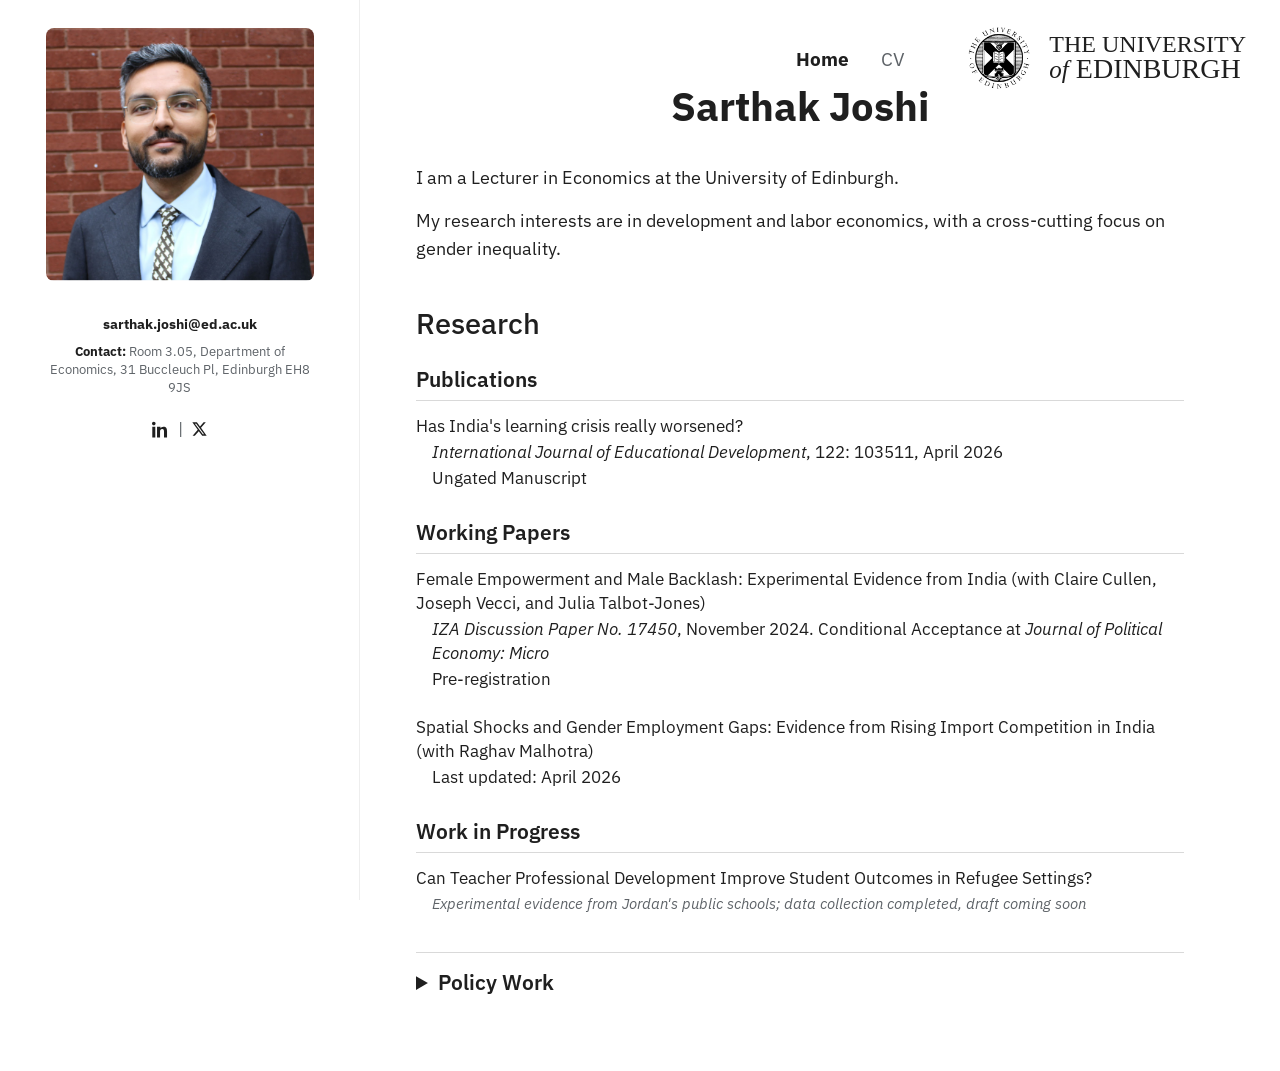
<file: index.html>
<!doctype html>
<html lang="en">
<head>
  <meta charset="utf-8" />
  <meta name="viewport" content="width=device-width, initial-scale=1" />
  <title>Sarthak Joshi | Economist</title>
  <meta name="description" content="Sarthak Joshi is a Lecturer in Economics at the University of Edinburgh working on development, labor, gender inequality, and education." />
  <link rel="preconnect" href="https://fonts.googleapis.com">
  <link rel="preconnect" href="https://fonts.gstatic.com" crossorigin>
  <link href="https://fonts.googleapis.com/css2?family=IBM+Plex+Sans:wght@400;500;600;700&family=IBM+Plex+Serif:wght@400;500;600;700&display=swap" rel="stylesheet">
  <link rel="stylesheet" href="style.css?v=20260616-panel-tight1" />
</head>
<body data-page="home">
  <header class="top-header">
    <a class="top-university-mark" href="https://www.ed.ac.uk/" target="_blank" rel="noreferrer" aria-label="University of Edinburgh">
      <img class="edinburgh-logo" src="/assets/UoE%20logo.png" alt="The University of Edinburgh" />
      <span class="university-wordmark" aria-hidden="true">
        <span class="wordmark-line">The University</span>
        <span class="wordmark-line"><em>of</em> Edinburgh</span>
      </span>
    </a>
    <nav class="top-nav" aria-label="Main">
      <a href="/" data-nav="home">Home</a>
      <a href="/cv.html" data-nav="cv">CV</a>
    </nav>
    <button class="mobile-menu-toggle" type="button" aria-expanded="false" aria-controls="mobile-menu" aria-label="Open navigation menu">
      <span></span>
      <span></span>
      <span></span>
      <span class="sr-only">Menu</span>
    </button>
    <nav id="mobile-menu" class="mobile-nav" aria-label="Main">
      <a href="/" data-nav="home">Home</a>
      <a href="/cv.html" data-nav="cv">CV</a>
    </nav>
  </header>

  <aside class="profile-panel" aria-label="Profile">
    <div class="profile-inner">
      <a class="profile-name" href="/">Sarthak Joshi</a>
      <img class="profile-photo" src="/assets/preview-headshot.png" alt="Sarthak Joshi" />
      <a class="profile-email" href="mailto:sarthak.joshi@ed.ac.uk">sarthak.joshi@ed.ac.uk</a>
      <p class="profile-contact"><strong>Contact:</strong> Room 3.05, Department of Economics, 31 Buccleuch Pl, Edinburgh EH8 9JS</p>
      <p class="profile-socials">
        <a href="https://linkedin.com/in/sarthak-joshi-554698bb/?skipRedirect=true" target="_blank" rel="noreferrer" aria-label="LinkedIn">
          <svg class="linkedin-mark" viewBox="0 0 24 24" aria-hidden="true">
            <path d="M4.98 3.5C4.98 4.88 3.86 6 2.5 6S0 4.88 0 3.5 1.12 1 2.5 1s2.48 1.12 2.48 2.5zM.4 8h4.2v15H.4V8zm7.4 0h4.03v2.05h.06c.56-1.06 1.93-2.18 3.98-2.18 4.25 0 5.03 2.8 5.03 6.44V23h-4.2v-7.7c0-1.84-.03-4.2-2.56-4.2-2.56 0-2.95 2-2.95 4.06V23h-4.2V8z" />
          </svg>
          <span class="sr-only">LinkedIn</span>
        </a>
        <span aria-hidden="true">|</span>
        <a href="https://x.com/sarthak_joshi" target="_blank" rel="noreferrer" aria-label="X">
          <svg class="x-mark" viewBox="0 0 24 24" aria-hidden="true">
            <path d="M18.9 2h3.3l-7.2 8.24L23.5 22h-6.65l-5.2-6.8L5.7 22H2.4l7.7-8.8L2 2h6.82l4.7 6.22L18.9 2zm-1.16 17.93h1.83L7.82 3.96H5.85l11.9 15.97z" />
          </svg>
          <span class="sr-only">X</span>
        </a>
      </p>
    </div>
  </aside>

  <main class="site-main">
    <section class="intro-section" aria-labelledby="home-title">
      <h1 id="home-title">Sarthak Joshi</h1>
      <p>I am a Lecturer in Economics at the <a href="https://edwebprofiles.ed.ac.uk/profile/sarthak-joshi" target="_blank" rel="noreferrer">University of Edinburgh</a>.</p>
      <p>My research interests are in development and labor economics, with a cross-cutting focus on gender inequality.</p>
      <p class="main-contact"><strong>Contact:</strong> Room 3.05, Department of Economics, 31 Buccleuch Pl, Edinburgh EH8 9JS</p>
    </section>

    <section class="research-section" aria-labelledby="research">
      <h2 id="research">Research</h2>

      <section aria-labelledby="publications">
        <h3 id="publications">Publications</h3>
        <div class="item-list">
          <article class="paper" id="learning-crisis">
            <p class="paper-heading"><a class="paper-title" href="https://www.sciencedirect.com/science/article/pii/S0738059326000210#tbl0020" target="_blank" rel="noreferrer">Has India's learning crisis really worsened?</a></p>
            <p class="paper-meta"><em>International Journal of Educational Development</em>, 122: 103511, April 2026</p>
            <p class="paper-links"><a href="/learning_trends_India_v5.pdf">Ungated Manuscript</a></p>
          </article>
        </div>
      </section>

      <section aria-labelledby="working-papers">
        <h3 id="working-papers">Working Papers</h3>
        <div class="item-list">
          <article class="paper" id="female-empowerment">
            <p class="paper-heading"><a class="paper-title" href="https://docs.iza.org/dp17450.pdf" target="_blank" rel="noreferrer">Female Empowerment and Male Backlash: Experimental Evidence from India</a> <span class="paper-authors">(with <a href="https://sites.google.com/view/ccullen/about" target="_blank" rel="noreferrer">Claire Cullen</a>, <a href="https://sites.google.com/site/josephvecci/home" target="_blank" rel="noreferrer">Joseph Vecci</a>, and <a href="https://people.wgtn.ac.nz/julia.talbotjones" target="_blank" rel="noreferrer">Julia Talbot-Jones</a>)</span></p>
            <p class="paper-meta"><em>IZA Discussion Paper No. 17450</em>, November 2024. Conditional Acceptance at <em>Journal of Political Economy: Micro</em></p>
            <p class="paper-links"><a href="https://www.socialscienceregistry.org/trials/12640" target="_blank" rel="noreferrer">Pre-registration</a></p>
          </article>

          <article class="paper" id="spatial-shocks">
            <p class="paper-heading"><a class="paper-title" href="/documents/Spatial_shocks_and_gender_gaps_2026.pdf">Spatial Shocks and Gender Employment Gaps: Evidence from Rising Import Competition in India</a> <span class="paper-authors">(with <a href="https://www.raghavmalhotra.net/" target="_blank" rel="noreferrer">Raghav Malhotra</a>)</span></p>
            <p class="paper-meta">Last updated: April 2026</p>
          </article>
        </div>
      </section>

      <section aria-labelledby="work-in-progress">
        <h3 id="work-in-progress">Work in Progress</h3>
        <div class="item-list">
          <article class="paper">
            <p class="paper-heading"><span class="paper-title">Can Teacher Professional Development Improve Student Outcomes in Refugee Settings?</span></p>
            <p class="paper-note">Experimental evidence from Jordan's public schools; data collection completed, draft coming soon</p>
          </article>
        </div>
      </section>

      <details class="collapsible-section">
        <summary id="policy-work">Policy Work</summary>
        <ul class="policy-list">
          <li><strong>Conditional Cash Transfers to Improve Maternal and Child Nutrition Outcomes in Bihar, India</strong> (with Oxford Policy Management) <a href="https://www.opml.co.uk/sites/default/files/migrated_bolt_files/bcsp-midline-impact-evaluation-report.pdf" target="_blank" rel="noreferrer">Midline report</a>; <a href="https://www.opml.co.uk/sites/default/files/migrated_bolt_files/bcsp-impact-evaluation-endline-report.pdf" target="_blank" rel="noreferrer">Endline report</a></li>
          <li><strong>Improving H.A.B.I.T: Households' Attitudes and Behaviours to Increase Toilet Use in Rural India</strong> (with Oxford Policy Management) <a href="https://www.opml.co.uk/sites/default/files/migrated_bolt_files/habit-baseline-study-report.pdf" target="_blank" rel="noreferrer">Report</a></li>
        </ul>
      </details>
    </section>
  </main>

  <script src="script.js"></script>
</body>
</html>
</file>
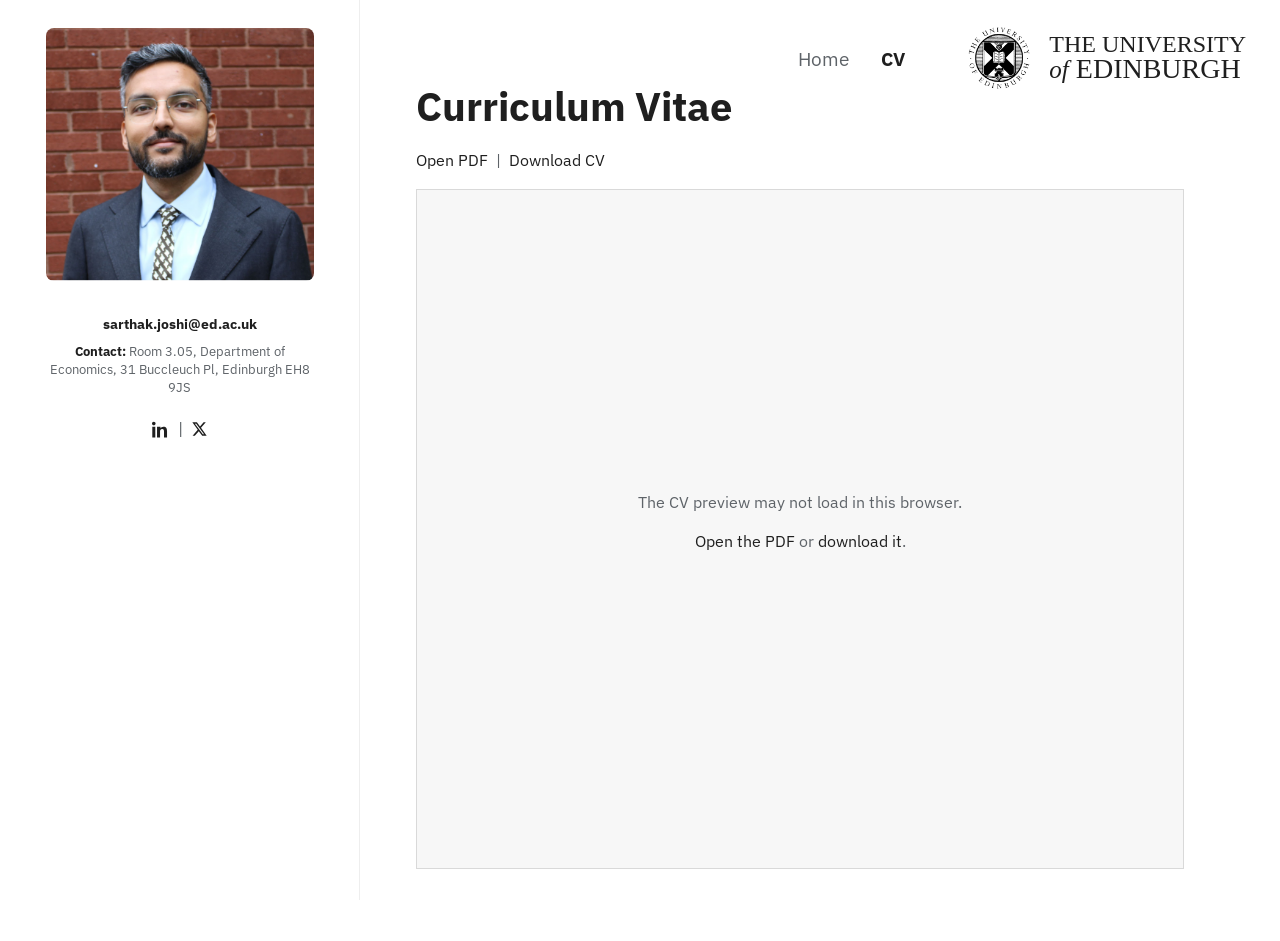
<file: cv.html>
<!doctype html>
<html lang="en">
<head>
  <meta charset="utf-8" />
  <meta name="viewport" content="width=device-width, initial-scale=1" />
  <title>CV | Sarthak Joshi</title>
  <meta name="description" content="Curriculum vitae for Sarthak Joshi." />
  <link rel="preconnect" href="https://fonts.googleapis.com">
  <link rel="preconnect" href="https://fonts.gstatic.com" crossorigin>
  <link href="https://fonts.googleapis.com/css2?family=IBM+Plex+Sans:wght@400;500;600;700&family=IBM+Plex+Serif:wght@400;500;600;700&display=swap" rel="stylesheet">
  <link rel="stylesheet" href="style.css?v=20260616-panel-tight1" />
</head>
<body data-page="cv">
  <header class="top-header">
    <a class="top-university-mark" href="https://www.ed.ac.uk/" target="_blank" rel="noreferrer" aria-label="University of Edinburgh">
      <img class="edinburgh-logo" src="/assets/UoE%20logo.png" alt="The University of Edinburgh" />
      <span class="university-wordmark" aria-hidden="true">
        <span class="wordmark-line">The University</span>
        <span class="wordmark-line"><em>of</em> Edinburgh</span>
      </span>
    </a>
    <nav class="top-nav" aria-label="Main">
      <a href="/" data-nav="home">Home</a>
      <a href="/cv.html" data-nav="cv">CV</a>
    </nav>
    <button class="mobile-menu-toggle" type="button" aria-expanded="false" aria-controls="mobile-menu" aria-label="Open navigation menu">
      <span></span>
      <span></span>
      <span></span>
      <span class="sr-only">Menu</span>
    </button>
    <nav id="mobile-menu" class="mobile-nav" aria-label="Main">
      <a href="/" data-nav="home">Home</a>
      <a href="/cv.html" data-nav="cv">CV</a>
    </nav>
  </header>

  <aside class="profile-panel" aria-label="Profile">
    <div class="profile-inner">
      <a class="profile-name" href="/">Sarthak Joshi</a>
      <img class="profile-photo" src="/assets/preview-headshot.png" alt="Sarthak Joshi" />
      <a class="profile-email" href="mailto:sarthak.joshi@ed.ac.uk">sarthak.joshi@ed.ac.uk</a>
      <p class="profile-contact"><strong>Contact:</strong> Room 3.05, Department of Economics, 31 Buccleuch Pl, Edinburgh EH8 9JS</p>
      <p class="profile-socials">
        <a href="https://linkedin.com/in/sarthak-joshi-554698bb/?skipRedirect=true" target="_blank" rel="noreferrer" aria-label="LinkedIn">
          <svg class="linkedin-mark" viewBox="0 0 24 24" aria-hidden="true">
            <path d="M4.98 3.5C4.98 4.88 3.86 6 2.5 6S0 4.88 0 3.5 1.12 1 2.5 1s2.48 1.12 2.48 2.5zM.4 8h4.2v15H.4V8zm7.4 0h4.03v2.05h.06c.56-1.06 1.93-2.18 3.98-2.18 4.25 0 5.03 2.8 5.03 6.44V23h-4.2v-7.7c0-1.84-.03-4.2-2.56-4.2-2.56 0-2.95 2-2.95 4.06V23h-4.2V8z" />
          </svg>
          <span class="sr-only">LinkedIn</span>
        </a>
        <span aria-hidden="true">|</span>
        <a href="https://x.com/sarthak_joshi" target="_blank" rel="noreferrer" aria-label="X">
          <svg class="x-mark" viewBox="0 0 24 24" aria-hidden="true">
            <path d="M18.9 2h3.3l-7.2 8.24L23.5 22h-6.65l-5.2-6.8L5.7 22H2.4l7.7-8.8L2 2h6.82l4.7 6.22L18.9 2zm-1.16 17.93h1.83L7.82 3.96H5.85l11.9 15.97z" />
          </svg>
          <span class="sr-only">X</span>
        </a>
      </p>
    </div>
  </aside>

  <main class="site-main">
    <h1>Curriculum Vitae</h1>

    <section class="cv-panel" aria-label="Curriculum vitae document">
      <div class="cv-actions">
        <a href="/Sarthak_CV_Sept2025.pdf" target="_blank" rel="noreferrer">Open PDF</a>
        <span aria-hidden="true">|</span>
        <a href="/Sarthak_CV_Sept2025.pdf" download>Download CV</a>
      </div>
      <div class="mobile-cv-fallback">
        <p>PDF previews may not load on mobile.</p>
        <a href="/Sarthak_CV_Sept2025.pdf" target="_blank" rel="noreferrer">Open CV PDF</a>
        <span aria-hidden="true">|</span>
        <a href="/Sarthak_CV_Sept2025.pdf" download>Download CV</a>
      </div>
      <object class="cv-frame" data="/Sarthak_CV_Sept2025.pdf#view=FitH" type="application/pdf" aria-label="Sarthak Joshi CV">
        <div class="cv-fallback">
          <p>The CV preview may not load in this browser.</p>
          <p><a href="/Sarthak_CV_Sept2025.pdf" target="_blank" rel="noreferrer">Open the PDF</a> or <a href="/Sarthak_CV_Sept2025.pdf" download>download it</a>.</p>
        </div>
      </object>
    </section>
  </main>

  <script src="script.js"></script>
</body>
</html>
</file>
<file: style.css>
:root {
  --bg: #ffffff;
  --panel: #ffffff;
  --text: #1f1f1f;
  --muted: #5e6368;
  --line: #d9d9d9;
  --accent: #1f1f1f;
  --content: 1160px;
  --sidebar: 360px;
}

* {
  box-sizing: border-box;
}

html,
body {
  min-height: 100%;
  overflow-x: hidden;
}

body {
  background: var(--bg);
  color: var(--text);
  font-family: "IBM Plex Sans", Arial, Helvetica, sans-serif;
  font-size: 16px;
  line-height: 1.58;
  margin: 0;
}

a {
  color: var(--accent);
  text-decoration: none;
}

a:hover {
  color: var(--accent);
  text-decoration: underline;
}

p,
li {
  margin: 0 0 0.9rem;
}

section,
article,
figure,
div {
  min-width: 0;
}

.sr-only {
  border: 0;
  clip: rect(0, 0, 0, 0);
  height: 1px;
  margin: -1px;
  overflow: hidden;
  padding: 0;
  position: absolute;
  width: 1px;
}

.top-header {
  align-items: flex-start;
  display: flex;
  gap: 58px;
  height: 86px;
  justify-content: flex-end;
  left: var(--sidebar);
  position: absolute;
  right: 34px;
  top: 22px;
  z-index: 4;
}

.top-university-mark {
  align-items: center;
  color: var(--text);
  display: inline-flex;
  gap: 14px;
  order: 2;
  text-decoration: none;
}

.top-university-mark:hover {
  color: var(--text);
  text-decoration: none;
}

.edinburgh-logo {
  display: block;
  height: 72px;
  width: auto;
}

.university-wordmark {
  color: var(--text);
  display: inline-flex;
  flex-direction: column;
  font-family: Georgia, "Times New Roman", serif;
  font-size: 28px;
  line-height: 0.9;
  text-transform: uppercase;
}

.wordmark-line:first-child {
  font-size: 24px;
}

.wordmark-line em {
  font-size: 25px;
  font-style: italic;
  text-transform: none;
}

.top-nav {
  align-items: center;
  display: flex;
  gap: 32px;
  order: 1;
  padding-top: 22px;
}

.top-nav a {
  color: var(--muted);
  font-size: 19px;
  text-decoration: none;
}

.top-nav a.active,
.top-nav a:hover {
  color: var(--text);
  font-weight: 700;
  text-decoration: none;
}

.profile-panel {
  background: var(--panel);
  border-right: 1px solid #eeeeee;
  height: 100vh;
  left: 0;
  overflow-y: auto;
  padding: 28px 28px 24px;
  position: fixed;
  top: 0;
  width: var(--sidebar);
}

.profile-inner {
  align-items: center;
  display: flex;
  flex-direction: column;
  margin: 0 auto;
  max-width: 268px;
  text-align: center;
}

.profile-name {
  color: var(--text);
  display: none;
  font-size: 34px;
  font-weight: 700;
  letter-spacing: 0;
  line-height: 1.2;
  margin-bottom: 14px;
  text-transform: none;
}

.profile-name:hover {
  text-decoration: none;
}

.profile-photo {
  border-radius: 8px;
  display: block;
  height: auto;
  margin-bottom: 16px;
  width: 100%;
}

.profile-email {
  font-size: 14px;
  font-weight: 700;
  margin: 16px 0 8px;
  overflow-wrap: anywhere;
}

.profile-contact {
  color: var(--muted);
  font-size: 13px;
  line-height: 1.35;
  margin: 0 0 14px;
}

.profile-contact strong {
  color: var(--text);
  font-weight: 700;
}

.main-contact {
  display: none;
}

.profile-socials {
  align-items: center;
  display: flex;
  flex-wrap: wrap;
  font-size: 17px;
  font-weight: 700;
  gap: 0.55rem;
  justify-content: center;
  margin: 0;
}

.mobile-nav {
  display: none;
}

.profile-socials span {
  color: var(--muted);
  font-weight: 400;
}

.profile-socials {
  margin-top: 6px;
}

.mobile-menu-toggle {
  background: transparent;
  border: 0;
  cursor: pointer;
  display: none;
  height: 36px;
  margin: 0;
  padding: 6px;
  width: 42px;
}

.mobile-menu-toggle span:not(.sr-only) {
  background: var(--text);
  display: block;
  height: 2px;
  margin: 5px auto;
  width: 24px;
}

.profile-socials a {
  color: var(--text);
  display: inline-flex;
  line-height: 1;
}

.profile-socials svg {
  display: block;
  fill: currentColor;
  height: 1rem;
  width: 1rem;
}

.profile-socials .linkedin-mark {
  height: 1.08rem;
  width: 1.08rem;
}

.site-main {
  margin-left: var(--sidebar);
  margin-right: auto;
  max-width: calc(var(--content) + 152px);
  padding: 82px 96px 72px 56px;
  width: calc(100% - var(--sidebar));
}

.intro-section {
  margin-bottom: 42px;
  max-width: 980px;
}

h1,
h2,
h3 {
  color: var(--text);
  line-height: 1.2;
  margin: 0;
}

h1 {
  font-size: 40px;
  font-weight: 700;
  margin-bottom: 18px;
}

#home-title {
  margin-bottom: 34px;
  text-align: center;
}

h2 {
  color: var(--accent);
  font-size: 29px;
  font-weight: 500;
  margin: 38px 0 22px;
}

h3 {
  border-bottom: 1px solid var(--line);
  font-size: 21px;
  font-weight: 600;
  margin: 26px 0 14px;
  padding-bottom: 8px;
}

.intro-section p {
  font-size: 18px;
  max-width: 980px;
}

.research-section,
.cv-panel {
  max-width: var(--content);
}

.item-list {
  display: grid;
  gap: 1.35rem;
}

.paper {
  overflow-wrap: anywhere;
}

.paper-heading,
.paper-links,
.paper-meta,
.paper-note,
.metric {
  margin-bottom: 0.16rem;
}

.paper-heading,
.paper-links,
.paper-meta {
  color: var(--text);
  font-size: 17px;
  line-height: 1.4;
}

.paper-title {
  font-weight: 400;
}

a.paper-title {
  color: var(--accent);
}

span.paper-title {
  color: var(--text);
}

.paper-authors,
.paper-authors a {
  font-weight: 400;
}

.paper-links,
.paper-meta,
.paper-note {
  margin-left: 1rem;
}

.paper-links a {
  color: var(--accent);
  font-weight: 400;
}

.paper-note {
  color: var(--muted);
  font-size: 15px;
  font-style: italic;
  line-height: 1.4;
}

.policy-list {
  padding-left: 1.2rem;
}

.policy-list li {
  line-height: 1.45;
  margin-bottom: 1rem;
}

.collapsible-section {
  border-top: 1px solid var(--line);
  margin-top: 2.2rem;
  padding-top: 0.8rem;
}

.collapsible-section summary {
  color: var(--text);
  cursor: pointer;
  font-size: 21px;
  font-weight: 600;
}

.collapsible-section[open] summary {
  margin-bottom: 1rem;
}

.cv-actions {
  align-items: center;
  display: flex;
  flex-wrap: wrap;
  gap: 0.5rem;
  margin-bottom: 1rem;
}

.cv-actions span {
  color: var(--muted);
}

.mobile-cv-fallback {
  display: none;
}

.cv-frame {
  border: 1px solid var(--line);
  display: block;
  height: calc(100vh - 220px);
  min-height: 520px;
  width: 100%;
}

.cv-fallback {
  align-items: center;
  background: #f7f7f7;
  color: var(--muted);
  display: flex;
  flex-direction: column;
  height: 100%;
  justify-content: center;
  padding: 2rem;
  text-align: center;
}

blockquote {
  border-left: 3px solid var(--line);
  margin: 0 0 1rem;
  padding-left: 1rem;
}

cite {
  color: var(--muted);
  display: block;
  font-size: 13px;
  font-style: normal;
}

@media (max-width: 700px) {
  .top-header {
    background: #ffffff;
    border-bottom: 1px solid #eeeeee;
    display: flex;
    height: 64px;
    left: 0;
    align-items: center;
    overflow: visible;
    padding: 0 14px 0 12px;
    position: fixed;
    right: 0;
    top: 0;
    width: 100%;
    z-index: 10;
  }

  .top-nav {
    display: none;
  }

  .top-university-mark {
    align-items: center;
    display: flex;
    gap: 6px;
    justify-content: flex-end;
    margin-left: auto;
    max-width: calc(100vw - 88px);
    position: static;
    transform: none;
    width: auto;
    z-index: 20;
  }

  .university-wordmark {
    display: inline-flex;
    font-size: 15px;
    flex: 0 1 auto;
    line-height: 0.92;
    min-width: 0;
  }

  .edinburgh-logo {
    display: block;
    flex: 0 0 auto;
    height: 36px;
  }

  .wordmark-line:first-child {
    font-size: 13px;
  }

  .wordmark-line em {
    font-size: 14px;
  }

  .profile-panel {
    border-bottom: 1px solid #eeeeee;
    border-right: 0;
    height: auto;
    overflow: visible;
    padding: 82px 20px 18px;
    position: relative;
    width: 100%;
  }

  .profile-inner {
    max-width: 285px;
  }

  .profile-name {
    display: block;
    font-size: 34px;
    margin-bottom: 12px;
  }

  .mobile-menu-toggle {
    display: block;
    left: auto;
    margin-right: 10px;
    position: relative;
    top: auto;
  }

  .top-header.menu-open .mobile-nav {
    background: #ffffff;
    border: 1px solid #eeeeee;
    display: flex;
    flex-direction: column;
    gap: 0;
    left: 22px;
    min-width: 116px;
    padding: 8px 0;
    position: fixed;
    top: 64px;
    z-index: 21;
  }

  .mobile-nav a {
    color: var(--text);
    display: block;
    font-size: 17px;
    line-height: 1.2;
    padding: 8px 14px;
    text-decoration: none;
  }

  .mobile-nav a.active,
  .mobile-nav a:hover {
    color: var(--text);
    font-weight: 700;
    text-decoration: none;
  }

  .profile-photo {
    margin-bottom: 12px;
    max-width: 212px;
  }

  .profile-email {
    margin: 12px 0 8px;
  }

  .profile-contact {
    display: block;
    margin-bottom: 12px;
  }

  .main-contact {
    display: none;
  }

  .profile-socials {
    margin-top: 4px;
  }

  .site-main {
    margin-left: 0;
    max-width: none;
    padding: 42px 22px 58px;
    width: 100%;
  }

  body[data-page="cv"] .profile-panel {
    display: none;
  }

  body[data-page="cv"] .site-main {
    padding: 86px 14px 28px;
  }

  body[data-page="cv"] h1 {
    margin-bottom: 12px;
  }

  .site-main a,
  .cv-actions a,
  .cv-fallback a {
    color: #2f6fbd;
  }

  .profile-panel a,
  .top-university-mark {
    color: var(--text);
  }

  h1 {
    font-size: 34px;
  }

  #home-title {
    display: none;
    margin-bottom: 24px;
  }

  h2 {
    font-size: 26px;
    margin-top: 38px;
  }

  h3 {
    font-size: 20px;
  }

  .intro-section p {
    font-size: 17px;
  }

  .paper-links,
  .paper-meta,
  .paper-note {
    margin-left: 0;
  }

  .paper-title,
  .paper-authors {
    display: block;
  }

  .cv-frame {
    display: none;
  }

  .mobile-cv-fallback {
    background: #f7f7f7;
    border: 1px solid var(--line);
    color: var(--muted);
    display: block;
    font-size: 16px;
    line-height: 1.45;
    max-width: 100%;
    overflow-wrap: break-word;
    padding: 20px;
  }

  .mobile-cv-fallback p {
    margin-bottom: 0.7rem;
  }
}
</file>
